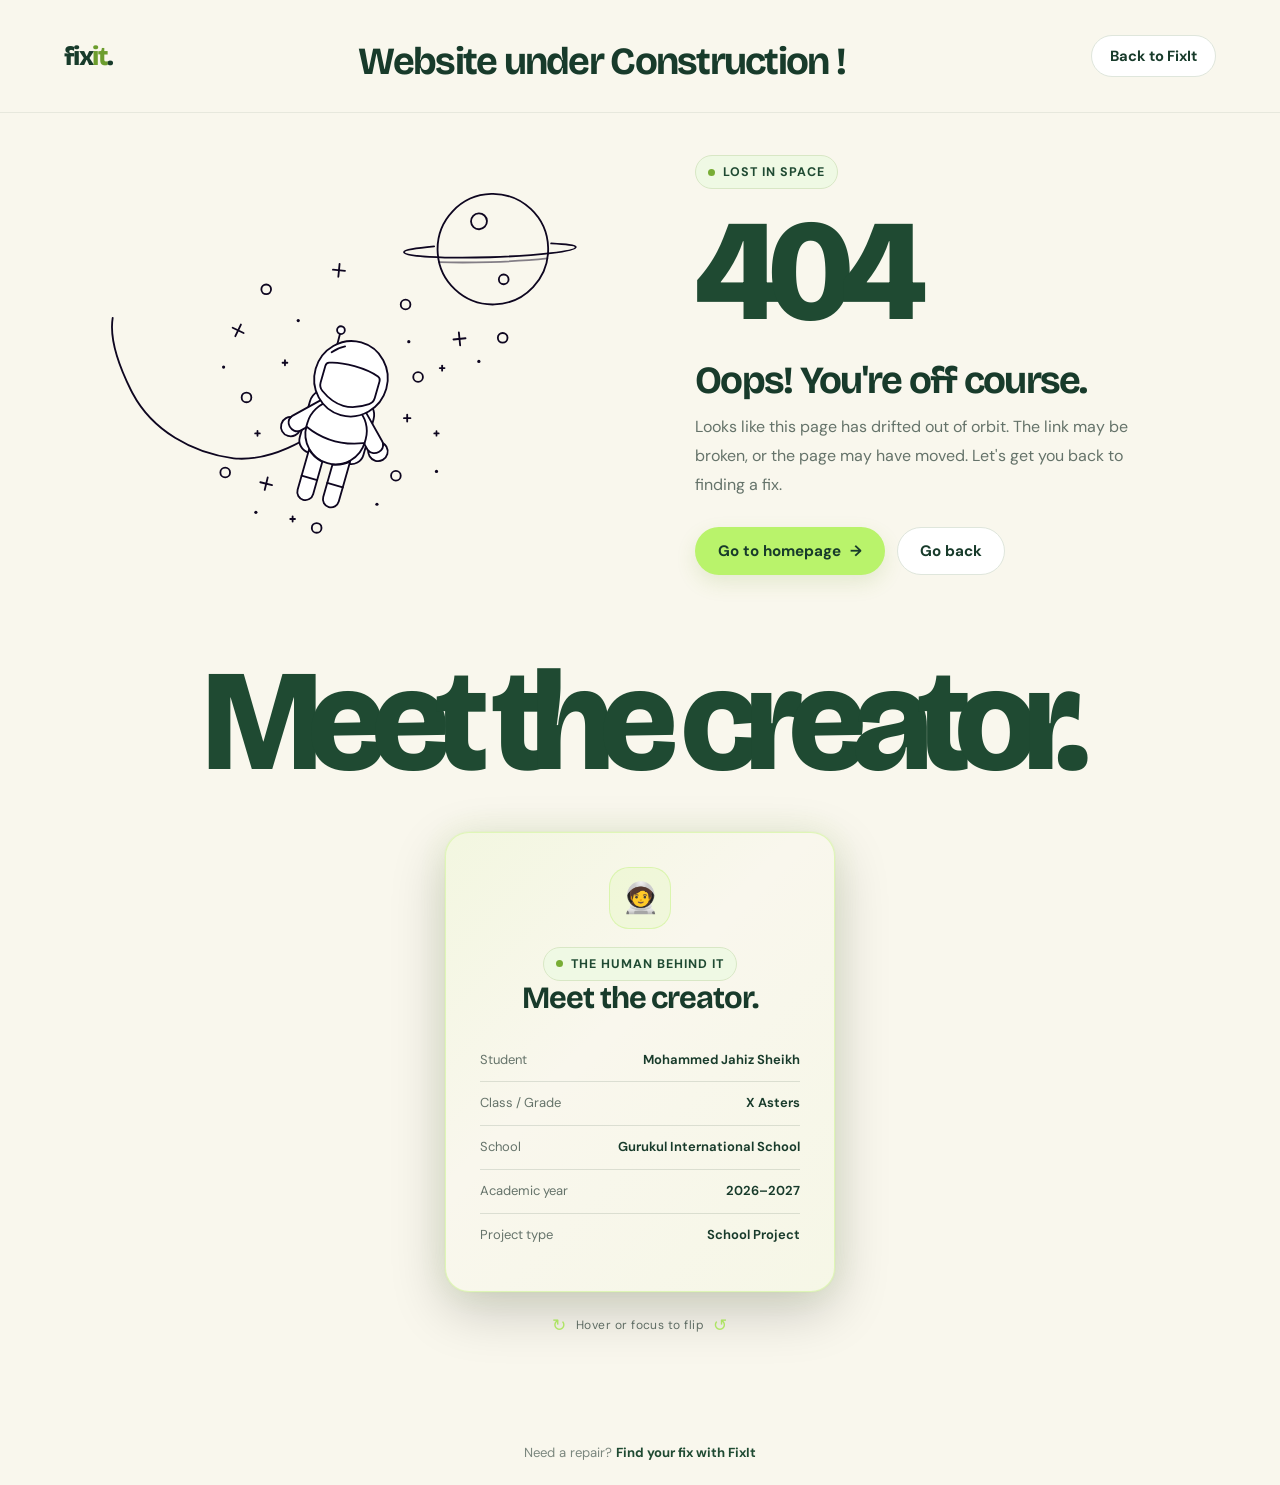
<file: fixit404.html>
<!doctype html>
<html lang="en">
<head>
  <meta charset="utf-8">
  <meta name="viewport" content="width=device-width, initial-scale=1">
  <meta name="theme-color" content="#f7f8f5">
  <meta name="robots" content="noindex, follow">
  <title>Page Not Found — FixIt</title>
  <meta name="description" content="We couldn't find that FixIt page. Return to FixIt home to find trusted repair experts.">
  <link href="./assets/favicon-fixit.svg" rel="icon" type="image/x-icon">
  <link rel="preconnect" href="https://fonts.googleapis.com">
  <link rel="preconnect" href="https://fonts.gstatic.com" crossorigin>
  <link href="https://fonts.googleapis.com/css2?family=DM+Sans:wght@400;500;600;700&family=Bricolage+Grotesque:wght@500;600;700;800&display=swap" rel="stylesheet">
  <style>
    :root {
      color-scheme: light;
      --ink: #183b2b;
      --muted: #65736a;
      --green: #b9f36b;
      --green-dark: #1f4a32;
      --paper: oklch(97.5% .014 100);
      --line: #dfe6dc;
    }

    * { box-sizing: border-box; }
    html, body { min-height: 100%; }
    body {
      margin: 0;
      min-height: 100vh;
      background: var(--paper);
      color: var(--ink);
      font-family: "DM Sans", sans-serif;
      display: flex;
      flex-direction: column;
    }
    a { color: inherit; }
    .site-header {
      width: 100%;
      min-height: 82px;
      display: flex;
      align-items: center;
      justify-content: space-between;
      gap: 24px;
      padding: 18px clamp(20px, 5vw, 72px);
      border-bottom: 1px solid rgba(24, 59, 43, .08);
    }
    .brand {
      font: 800 1.65rem/1 "Bricolage Grotesque", sans-serif;
      letter-spacing: -0.06em;
      text-decoration: none;
    }
    .brand span { color: #6c9d2d; }
    .header-home {
      display: inline-flex;
      align-items: center;
      justify-content: center;
      min-height: 42px;
      padding: 0 18px;
      border: 1px solid var(--line);
      border-radius: 999px;
      background: #fff;
      text-decoration: none;
      font-size: .92rem;
      font-weight: 700;
      transition: background .2s ease, transform .2s ease;
    }
    .header-home:hover { background: var(--green); transform: translateY(-1px); }
    .page {
      flex: 1;
      width: min(1120px, 100%);
      margin: 0 auto;
      padding: 42px clamp(20px, 5vw, 64px) 64px;
      display: grid;
      grid-template-columns: minmax(0, 1.05fr) minmax(300px, .95fr);
      align-items: center;
      gap: clamp(24px, 5vw, 72px);
    }
    .illustration {
      width: 100%;
      max-width: 570px;
      margin-inline: auto;
    }
    .illustration svg {
      display: block;
      width: 100%;
      height: auto;
      overflow: visible;
      visibility: hidden;
    }
    .eyebrow {
      display: inline-flex;
      align-items: center;
      gap: 8px;
      padding: 8px 12px;
      border: 1px solid #d8e7c5;
      border-radius: 999px;
      background: #eff9e4;
      color: var(--green-dark);
      font-size: .78rem;
      font-weight: 700;
      letter-spacing: .08em;
      text-transform: uppercase;
    }
    .eyebrow-dot {
      width: 7px;
      height: 7px;
      border-radius: 50%;
      background: #78ad35;
    }
    h1 {
      margin: 18px 0 0;
      font: 800 clamp(5.5rem, 12vw, 9rem)/.9 "Bricolage Grotesque", sans-serif;
      letter-spacing: -.09em;
      color: var(--green-dark);
    }
    h2 {
      margin: 22px 0 12px;
      font: 700 clamp(1.8rem, 3vw, 2.6rem)/1.1 "Bricolage Grotesque", sans-serif;
      letter-spacing: -.045em;
    }
    .message {
      max-width: 440px;
      margin: 0;
      color: var(--muted);
      font-size: 1rem;
      line-height: 1.8;
    }
    .actions {
      display: flex;
      flex-wrap: wrap;
      gap: 12px;
      margin-top: 28px;
    }
    .btn {
      min-height: 48px;
      display: inline-flex;
      align-items: center;
      justify-content: center;
      gap: 9px;
      padding: 0 22px;
      border: 1px solid transparent;
      border-radius: 999px;
      text-decoration: none;
      font: 700 .95rem "DM Sans", sans-serif;
      cursor: pointer;
      transition: transform .2s ease, background .2s ease, box-shadow .2s ease;
    }
    .btn:hover { transform: translateY(-2px); }
    .btn-primary {
      color: #183b2b;
      background: var(--green);
      box-shadow: 0 8px 20px rgba(122, 168, 59, .16);
    }
    .btn-primary:hover { background: #a9e957; }
    .btn-secondary {
      color: var(--ink);
      background: #fff;
      border-color: var(--line);
    }
    .btn-secondary:hover { background: #f0f4ec; }
    .site-footer {
      padding: 18px 20px 24px;
      text-align: center;
      color: #7b877e;
      font-size: .82rem;
    }
    .site-footer a { color: var(--green-dark); font-weight: 700; text-decoration: none; }
    .site-footer a:hover { text-decoration: underline; }

    @media (max-width: 760px) {
      .site-header { min-height: 72px; }
      .page {
        grid-template-columns: 1fr;
        gap: 8px;
        padding-top: 24px;
        padding-bottom: 36px;
      }
      .illustration { max-width: 390px; order: 0; }
      .content { order: 1; text-align: center; }
      .message { margin-inline: auto; }
      .actions { justify-content: center; }
      h1 { font-size: clamp(5rem, 23vw, 7rem); }
      h2 { margin-top: 16px; }
    }
    @media (prefers-reduced-motion: reduce) {
      *, *::before, *::after {
        scroll-behavior: auto !important;
        transition-duration: .01ms !important;
        animation-duration: .01ms !important;
        animation-iteration-count: 1 !important;
      }
    }



    
/* FixIt student card — inherits your existing theme */
.mission-student {
  width: 100%;
  max-width: 480px;
  min-width: 0;
  padding: clamp(20px, 4vw, 30px);
  border-radius: 18px;
  box-sizing: border-box;
}

.mission-student .mission-icon {
  margin-bottom: 20px;
}

.mission-student .mission-label {
  display: block;
  margin-bottom: 10px;
  font-size: 11px;
  letter-spacing: 1.5px;
}

.mission-student h3 {
  margin: 0 0 20px;
  font-size: clamp(21px, 3vw, 26px);
  line-height: 1.3;
}

.mission-student .student-details {
  display: grid;
  width: 100%;
}

.mission-student .student-row {
  display: flex;
  justify-content: space-between;
  align-items: flex-start;
  gap: 16px;
  padding: 13px 0;
  border-bottom: 1px solid currentColor;
  border-bottom-color: color-mix(in srgb, currentColor 15%, transparent);
  font-size: 14px;
}

.mission-student .student-row:last-child {
  border-bottom: none;
  padding-bottom: 0;
}

.mission-student .student-row span {
  flex-shrink: 0;
  opacity: 0.7;
}

.mission-student .student-row strong {
  text-align: right;
  overflow-wrap: anywhere;
  font-weight: 600;
}

@media (max-width: 400px) {
  .mission-student .student-row {
    gap: 10px;
    font-size: 12px;
  }
}


  /* Standalone demo. To embed, copy the .fixit-card-section markup and styles.
     All selectors are scoped so they won't recolor the rest of your FixIt site. */
  
.fixit-card-section {
  --fc-accent: var(--green);
  --fc-bg: var(--green-dark);
  --fc-surface: var(--paper);
  --fc-text: var(--ink);
  --fc-muted: var(--muted);

  width: 100%;
  box-sizing: border-box;
  padding: clamp(48px, 8vw, 90px) 20px;
  display: grid;
  place-items: center;
  perspective: 1400px;
  font-family: inherit;
}

  .fixit-card-section *,
  .fixit-card-section *::before,
  .fixit-card-section *::after { box-sizing: border-box; }

  .fixit-card-wrap {
    width: min(100%, 390px);
    margin-inline: auto;
    text-align: center;
  }
  .fixit-flip-card {
    position: relative;
    width: 100%;
    min-height: 460px;
    transform-style: preserve-3d;
    transition: transform 1.25s cubic-bezier(.2,.75,.25,1);
    border-radius: 24px;
    outline: none;
  }

  .fixit-card-wrap.card-ready:hover .fixit-flip-card,
  .fixit-card-wrap.card-ready:focus-within .fixit-flip-card {
    transform: rotateY(180deg);
  }

  .fixit-card-wrap.card-ready .fixit-flip-card:focus-visible {
    outline: 3px solid var(--green);
    outline-offset: 6px;
  }
  .fixit-card-face {
    position: absolute;
    inset: 0;
    display: flex;
    flex-direction: column;
    justify-content: center;
    overflow: hidden;
    padding: clamp(24px, 5vw, 34px);
    border: 1px solid color-mix(in srgb, var(--fc-accent) 42%, transparent);
    border-radius: 24px;
    -webkit-backface-visibility: hidden;
    backface-visibility: hidden;
    box-shadow:
      0 0 0 1px color-mix(in srgb, var(--fc-accent) 10%, transparent),
      0 18px 55px rgba(0,0,0,.2),
      0 0 32px color-mix(in srgb, var(--fc-accent) 12%, transparent);
  }
  .fixit-card-face::before {
    content: "";
    position: absolute;
    inset: 0;
    pointer-events: none;
    background: linear-gradient(135deg,
      color-mix(in srgb, var(--fc-accent) 10%, transparent),
      transparent 42%,
      color-mix(in srgb, var(--fc-accent) 5%, transparent));
  }
  .fixit-card-front {
    background: var(--fc-surface);
    color: var(--fc-text);
  }
  .fixit-card-back {
    transform: rotateY(180deg);
    align-items: center;
    text-align: center;
    background:
      radial-gradient(circle at 50% 15%,
        color-mix(in srgb, var(--fc-accent) 20%, transparent), transparent 45%),
      var(--fc-bg);
    color: var(--fc-text);
  }
  .fixit-card-content { position: relative; z-index: 1; }
  .fixit-astronaut {
    display: grid;
    place-items: center;
    width: 62px;
    height: 62px;
    margin: 0 auto 18px;
    border: 1px solid color-mix(in srgb, var(--fc-accent) 40%, transparent);
    border-radius: 20px;
    background: color-mix(in srgb, var(--fc-accent) 12%, transparent);
    font-size: 30px;
  }
  .fixit-card-kicker {
    display: block;
    margin-bottom: 10px;
    color: var(--fc-accent);
    font-size: 10px;
    line-height: 1.5;
    font-weight: 800;
    letter-spacing: .17em;
  }
  .fixit-card-face h2 {
    margin: 0 0 23px;
    color: inherit;
    font-size: clamp(25px, 5vw, 31px);
    line-height: 1.12;
    letter-spacing: -.035em;
  }
  .fixit-student-details { margin: 0; }
  .fixit-student-row {
    display: flex;
    justify-content: space-between;
    align-items: flex-start;
    gap: 14px;
    padding: 12px 0;
    border-bottom: 1px solid color-mix(in srgb, var(--fc-text) 13%, transparent);
    text-align: left;
    font-size: 13px;
    line-height: 1.45;
  }
  .fixit-student-row:last-child { border-bottom: 0; }
  .fixit-student-row dt {
    color: var(--fc-muted);
    flex: 0 0 auto;
  }
  .fixit-student-row dd {
    margin: 0;
    max-width: 62%;
    color: var(--fc-text);
    font-weight: 650;
    text-align: right;
    overflow-wrap: anywhere;
  }
  .fixit-thanks-spark {
    color: var(--fc-accent);
    font-size: 32px;
    margin-bottom: 12px;
    text-shadow: 0 0 22px color-mix(in srgb, var(--fc-accent) 65%, transparent);
  }
  .fixit-card-back h2 {
    margin-bottom: 18px;
    color: var(--fc-accent);
    font-size: clamp(38px, 8vw, 48px);
    letter-spacing: -.05em;
  }
  .fixit-card-back p {
    max-width: 265px;
    margin: 0 auto 14px;
    color: var(--fc-muted);
    font-size: 14px;
    line-height: 1.8;
  }
  .fixit-heart {
    display: inline-block;
    margin-top: 8px;
    color: var(--fc-accent);
    font-size: 26px;
    animation: fixit-heartbeat 2s ease-in-out infinite;
  }
  .fixit-flip-hint {
    display: inline-flex;
    align-items: center;
    justify-content: center;
    gap: 9px;
    margin-top: 22px;
    color: var(--fc-muted);
    font-size: 12px;
    letter-spacing: .04em;
  }
  .fixit-flip-hint span { color: var(--fc-accent); font-size: 17px; }
  @keyframes fixit-heartbeat {
    0%, 100% { transform: scale(1); }
    50% { transform: scale(1.12); }
  }
  @media (max-width: 420px) {
    .fixit-card-section { padding-inline: 14px; }
    .fixit-card-wrap { max-width: 350px; }
    .fixit-flip-card { min-height: 450px; }
    .fixit-card-face { padding: 23px 20px; }
    .fixit-student-row { font-size: 12px; }
  }
  @media (prefers-reduced-motion: reduce) {
    .fixit-flip-card { transition: none; }
    .fixit-heart { animation: none; }
  }


.fixit-card-back {
  color: var(--paper);
}

.fixit-card-back h2,
.fixit-card-back .fixit-thanks-spark,
.fixit-card-back .fixit-heart {
  color: var(--green);
}

.fixit-card-back p {
  color: var(--paper);
  opacity: 0.85;
}


  </style>
</head>
<body>
  <header class="site-header">
    <a class="brand" href="./index.html" aria-label="FixIt home">fix<span>it</span>.</a>
    <!-- <div class="eyebrow"><span class="eyebrow-dot"></span> Website under construction</div> -->
           <h2>Website under Construction !</h2>

    <a class="header-home" href="./index.html">Back to FixIt</a>
  </header>



  
  <main class="page">
    <div class="illustration" aria-hidden="true">
      <svg role="img" aria-labelledby="astronaut-title" focusable="false" version="1.1" xmlns="http://www.w3.org/2000/svg" xmlns:xlink="http://www.w3.org/1999/xlink"
          viewBox="0 0 800 600">
          <title id="astronaut-title">Astronaut floating in space illustration</title>
          <g>
            <defs>
              <clipPath id="GlassClip">
                <path
                  d="M380.857,346.164c-1.247,4.651-4.668,8.421-9.196,10.06c-9.332,3.377-26.2,7.817-42.301,3.5
                s-28.485-16.599-34.877-24.192c-3.101-3.684-4.177-8.66-2.93-13.311l7.453-27.798c0.756-2.82,3.181-4.868,6.088-5.13
                c6.755-0.61,20.546-0.608,41.785,5.087s33.181,12.591,38.725,16.498c2.387,1.682,3.461,4.668,2.705,7.488L380.857,346.164z" />
              </clipPath>
              <clipPath id="cordClip">
                <rect width="800" height="600" />
              </clipPath>
            </defs>

            <g id="planet">
              <circle fill="none" stroke="#0E0620" stroke-width="3" stroke-miterlimit="10" cx="572.859" cy="108.803"
                r="90.788" />

              <circle id="craterBig" fill="none" stroke="#0E0620" stroke-width="3" stroke-miterlimit="10" cx="548.891"
                cy="62.319" r="13.074" />

              <circle id="craterSmall" fill="none" stroke="#0E0620" stroke-width="3" stroke-miterlimit="10" cx="591.743"
                cy="158.918" r="7.989" />
              <path id="ring" fill="none" stroke="#0E0620" stroke-width="3" stroke-linecap="round"
                stroke-miterlimit="10" d="
			M476.562,101.461c-30.404,2.164-49.691,4.221-49.691,8.007c0,6.853,63.166,12.408,141.085,12.408s141.085-5.555,141.085-12.408
			c0-3.378-15.347-4.988-40.243-7.225" />

              <path id="ringShadow" opacity="0.5" fill="none" stroke="#0E0620" stroke-width="3" stroke-linecap="round"
                stroke-miterlimit="10" d="
			M483.985,127.43c23.462,1.531,52.515,2.436,83.972,2.436c36.069,0,68.978-1.19,93.922-3.149" />
            </g>
            <g id="stars">
              <g id="starsBig">
                <g>

                  <line fill="none" stroke="#0E0620" stroke-width="3" stroke-linecap="round" stroke-miterlimit="10"
                    x1="518.07" y1="245.375" x2="518.07" y2="266.581" />

                  <line fill="none" stroke="#0E0620" stroke-width="3" stroke-linecap="round" stroke-miterlimit="10"
                    x1="508.129" y1="255.978" x2="528.01" y2="255.978" />
                </g>
                <g>

                  <line fill="none" stroke="#0E0620" stroke-width="3" stroke-linecap="round" stroke-miterlimit="10"
                    x1="154.55" y1="231.391" x2="154.55" y2="252.598" />

                  <line fill="none" stroke="#0E0620" stroke-width="3" stroke-linecap="round" stroke-miterlimit="10"
                    x1="144.609" y1="241.995" x2="164.49" y2="241.995" />
                </g>
                <g>

                  <line fill="none" stroke="#0E0620" stroke-width="3" stroke-linecap="round" stroke-miterlimit="10"
                    x1="320.135" y1="132.746" x2="320.135" y2="153.952" />

                  <line fill="none" stroke="#0E0620" stroke-width="3" stroke-linecap="round" stroke-miterlimit="10"
                    x1="310.194" y1="143.349" x2="330.075" y2="143.349" />
                </g>
                <g>

                  <line fill="none" stroke="#0E0620" stroke-width="3" stroke-linecap="round" stroke-miterlimit="10"
                    x1="200.67" y1="483.11" x2="200.67" y2="504.316" />

                  <line fill="none" stroke="#0E0620" stroke-width="3" stroke-linecap="round" stroke-miterlimit="10"
                    x1="210.611" y1="493.713" x2="190.73" y2="493.713" />
                </g>
              </g>
              <g id="starsSmall">
                <g>

                  <line fill="none" stroke="#0E0620" stroke-width="3" stroke-linecap="round" stroke-miterlimit="10"
                    x1="432.173" y1="380.52" x2="432.173" y2="391.83" />

                  <line fill="none" stroke="#0E0620" stroke-width="3" stroke-linecap="round" stroke-miterlimit="10"
                    x1="426.871" y1="386.175" x2="437.474" y2="386.175" />
                </g>
                <g>

                  <line fill="none" stroke="#0E0620" stroke-width="3" stroke-linecap="round" stroke-miterlimit="10"
                    x1="489.555" y1="299.765" x2="489.555" y2="308.124" />

                  <line fill="none" stroke="#0E0620" stroke-width="3" stroke-linecap="round" stroke-miterlimit="10"
                    x1="485.636" y1="303.945" x2="493.473" y2="303.945" />
                </g>
                <g>

                  <line fill="none" stroke="#0E0620" stroke-width="3" stroke-linecap="round" stroke-miterlimit="10"
                    x1="231.468" y1="291.009" x2="231.468" y2="299.369" />

                  <line fill="none" stroke="#0E0620" stroke-width="3" stroke-linecap="round" stroke-miterlimit="10"
                    x1="227.55" y1="295.189" x2="235.387" y2="295.189" />
                </g>
                <g>

                  <line fill="none" stroke="#0E0620" stroke-width="3" stroke-linecap="round" stroke-miterlimit="10"
                    x1="244.032" y1="547.539" x2="244.032" y2="555.898" />

                  <line fill="none" stroke="#0E0620" stroke-width="3" stroke-linecap="round" stroke-miterlimit="10"
                    x1="247.95" y1="551.719" x2="240.113" y2="551.719" />
                </g>
                <g>

                  <line fill="none" stroke="#0E0620" stroke-width="3" stroke-linecap="round" stroke-miterlimit="10"
                    x1="186.359" y1="406.967" x2="186.359" y2="415.326" />

                  <line fill="none" stroke="#0E0620" stroke-width="3" stroke-linecap="round" stroke-miterlimit="10"
                    x1="190.277" y1="411.146" x2="182.44" y2="411.146" />
                </g>
                <g>

                  <line fill="none" stroke="#0E0620" stroke-width="3" stroke-linecap="round" stroke-miterlimit="10"
                    x1="480.296" y1="406.967" x2="480.296" y2="415.326" />

                  <line fill="none" stroke="#0E0620" stroke-width="3" stroke-linecap="round" stroke-miterlimit="10"
                    x1="484.215" y1="411.146" x2="476.378" y2="411.146" />
                </g>
              </g>
              <g id="circlesBig">

                <circle fill="none" stroke="#0E0620" stroke-width="3" stroke-linecap="round" stroke-miterlimit="10"
                  cx="588.977" cy="255.978" r="7.952" />

                <circle fill="none" stroke="#0E0620" stroke-width="3" stroke-linecap="round" stroke-miterlimit="10"
                  cx="450.066" cy="320.259" r="7.952" />

                <circle fill="none" stroke="#0E0620" stroke-width="3" stroke-linecap="round" stroke-miterlimit="10"
                  cx="168.303" cy="353.753" r="7.952" />

                <circle fill="none" stroke="#0E0620" stroke-width="3" stroke-linecap="round" stroke-miterlimit="10"
                  cx="429.522" cy="201.185" r="7.952" />

                <circle fill="none" stroke="#0E0620" stroke-width="3" stroke-linecap="round" stroke-miterlimit="10"
                  cx="200.67" cy="176.313" r="7.952" />

                <circle fill="none" stroke="#0E0620" stroke-width="3" stroke-linecap="round" stroke-miterlimit="10"
                  cx="133.343" cy="477.014" r="7.952" />

                <circle fill="none" stroke="#0E0620" stroke-width="3" stroke-linecap="round" stroke-miterlimit="10"
                  cx="283.521" cy="568.033" r="7.952" />

                <circle fill="none" stroke="#0E0620" stroke-width="3" stroke-linecap="round" stroke-miterlimit="10"
                  cx="413.618" cy="482.387" r="7.952" />
              </g>
              <g id="circlesSmall">
                <circle fill="#0E0620" cx="549.879" cy="296.402" r="2.651" />
                <circle fill="#0E0620" cx="253.29" cy="229.24" r="2.651" />
                <circle fill="#0E0620" cx="434.824" cy="263.931" r="2.651" />
                <circle fill="#0E0620" cx="183.708" cy="544.176" r="2.651" />
                <circle fill="#0E0620" cx="382.515" cy="530.923" r="2.651" />
                <circle fill="#0E0620" cx="130.693" cy="305.608" r="2.651" />
                <circle fill="#0E0620" cx="480.296" cy="477.014" r="2.651" />
              </g>
            </g>
            <g id="spaceman" clip-path="url(cordClip)">
              <path id="cord" fill="none" stroke="#0E0620" stroke-width="3" stroke-linecap="round"
                stroke-linejoin="round" stroke-miterlimit="10"
                d="
			M273.813,410.969c0,0-54.527,39.501-115.34,38.218c-2.28-0.048-4.926-0.241-7.841-0.548
			c-68.038-7.178-134.288-43.963-167.33-103.87c-0.908-1.646-1.793-3.3-2.654-4.964c-18.395-35.511-37.259-83.385-32.075-118.817" />

              <path id="backpack" fill="#FFFFFF" stroke="#0E0620" stroke-width="3" stroke-linecap="round"
                stroke-linejoin="round" stroke-miterlimit="10" d="
			M338.164,454.689l-64.726-17.353c-11.086-2.972-17.664-14.369-14.692-25.455l15.694-58.537
			c3.889-14.504,18.799-23.11,33.303-19.221l52.349,14.035c14.504,3.889,23.11,18.799,19.221,33.303l-15.694,58.537
			C360.647,451.083,349.251,457.661,338.164,454.689z" />
              <g id="antenna">
                <line fill="#FFFFFF" stroke="#0E0620" stroke-width="3" stroke-linecap="round" stroke-linejoin="round"
                  stroke-miterlimit="10" x1="323.396" y1="236.625" x2="295.285" y2="353.753" />
                <circle fill="#FFFFFF" stroke="#0E0620" stroke-width="3" stroke-linecap="round" stroke-linejoin="round"
                  stroke-miterlimit="10" cx="323.666" cy="235.617" r="6.375" />
              </g>
              <g id="armR">

                <path fill="#FFFFFF" stroke="#0E0620" stroke-width="3" stroke-linecap="round" stroke-linejoin="round"
                  stroke-miterlimit="10" d="
				M360.633,363.039c1.352,1.061,4.91,5.056,5.824,6.634l27.874,47.634c3.855,6.649,1.59,15.164-5.059,19.02l0,0
				c-6.649,3.855-15.164,1.59-19.02-5.059l-5.603-9.663" />

                <path fill="#FFFFFF" stroke="#0E0620" stroke-width="3" stroke-linecap="round" stroke-linejoin="round"
                  stroke-miterlimit="10" d="
				M388.762,434.677c5.234-3.039,7.731-8.966,6.678-14.594c2.344,1.343,4.383,3.289,5.837,5.793
				c4.411,7.596,1.829,17.33-5.767,21.741c-7.596,4.411-17.33,1.829-21.741-5.767c-1.754-3.021-2.817-5.818-2.484-9.046
				C375.625,437.355,383.087,437.973,388.762,434.677z" />
              </g>
              <g id="armL">

                <path fill="#FFFFFF" stroke="#0E0620" stroke-width="3" stroke-linecap="round" stroke-linejoin="round"
                  stroke-miterlimit="10" d="
				M301.301,347.66c-1.702,0.242-5.91,1.627-7.492,2.536l-47.965,27.301c-6.664,3.829-8.963,12.335-5.134,18.999h0
				c3.829,6.664,12.335,8.963,18.999,5.134l9.685-5.564" />

                <path fill="#FFFFFF" stroke="#0E0620" stroke-width="3" stroke-linecap="round" stroke-linejoin="round"
                  stroke-miterlimit="10" d="
				M241.978,395.324c-3.012-5.25-2.209-11.631,1.518-15.977c-2.701-0.009-5.44,0.656-7.952,2.096
				c-7.619,4.371-10.253,14.09-5.883,21.71c4.371,7.619,14.09,10.253,21.709,5.883c3.03-1.738,5.35-3.628,6.676-6.59
				C252.013,404.214,245.243,401.017,241.978,395.324z" />
              </g>
              <g id="body">

                <path fill="#FFFFFF" stroke="#0E0620" stroke-width="3" stroke-linecap="round" stroke-linejoin="round"
                  stroke-miterlimit="10" d="
				M353.351,365.387c-7.948,1.263-16.249,0.929-24.48-1.278c-8.232-2.207-15.586-6.07-21.836-11.14
				c-17.004,4.207-31.269,17.289-36.128,35.411l-1.374,5.123c-7.112,26.525,8.617,53.791,35.13,60.899l0,0
				c26.513,7.108,53.771-8.632,60.883-35.158l1.374-5.123C371.778,395.999,365.971,377.536,353.351,365.387z" />
                <path fill="none" stroke="#0E0620" stroke-width="3" stroke-linecap="round" stroke-linejoin="round"
                  stroke-miterlimit="10" d="
				M269.678,394.912L269.678,394.912c26.3,20.643,59.654,29.585,93.106,25.724l2.419-0.114" />
              </g>
              <g id="legs">
                <g id="legR">

                  <path fill="#FFFFFF" stroke="#0E0620" stroke-width="3" stroke-linecap="round" stroke-linejoin="round"
                    stroke-miterlimit="10" d="
					M312.957,456.734l-14.315,53.395c-1.896,7.07,2.299,14.338,9.37,16.234l0,0c7.07,1.896,14.338-2.299,16.234-9.37l17.838-66.534
					C333.451,455.886,323.526,457.387,312.957,456.734z" />

                  <line fill="none" stroke="#0E0620" stroke-width="3" stroke-linecap="round" stroke-linejoin="round"
                    stroke-miterlimit="10" x1="304.883" y1="486.849" x2="330.487" y2="493.713" />
                </g>
                <g id="legL">

                  <path fill="#FFFFFF" stroke="#0E0620" stroke-width="3" stroke-linecap="round" stroke-linejoin="round"
                    stroke-miterlimit="10" d="
					M296.315,452.273L282,505.667c-1.896,7.07-9.164,11.265-16.234,9.37l0,0c-7.07-1.896-11.265-9.164-9.37-16.234l17.838-66.534
					C278.993,441.286,286.836,447.55,296.315,452.273z" />

                  <line fill="none" stroke="#0E0620" stroke-width="3" stroke-linecap="round" stroke-linejoin="round"
                    stroke-miterlimit="10" x1="262.638" y1="475.522" x2="288.241" y2="482.387" />
                </g>
              </g>
              <g id="head">

                <ellipse transform="matrix(0.259 -0.9659 0.9659 0.259 -51.5445 563.2371)" fill="#FFFFFF"
                  stroke="#0E0620" stroke-width="3" stroke-linecap="round" stroke-linejoin="round"
                  stroke-miterlimit="10" cx="341.295" cy="315.211" rx="61.961" ry="60.305" />
                <path id="headStripe" fill="none" stroke="#0E0620" stroke-width="3" stroke-linecap="round"
                  stroke-linejoin="round" stroke-miterlimit="10" d="
				M330.868,261.338c-7.929,1.72-15.381,5.246-21.799,10.246" />

                <path fill="#FFFFFF" stroke="#0E0620" stroke-width="3" stroke-linecap="round" stroke-linejoin="round"
                  stroke-miterlimit="10" d="
				M380.857,346.164c-1.247,4.651-4.668,8.421-9.196,10.06c-9.332,3.377-26.2,7.817-42.301,3.5s-28.485-16.599-34.877-24.192
				c-3.101-3.684-4.177-8.66-2.93-13.311l7.453-27.798c0.756-2.82,3.181-4.868,6.088-5.13c6.755-0.61,20.546-0.608,41.785,5.087
				s33.181,12.591,38.725,16.498c2.387,1.682,3.461,4.668,2.705,7.488L380.857,346.164z" />
                <g clip-path="url(#GlassClip)">
                  <polygon id="glassShine" fill="none" stroke="#0E0620" stroke-width="3" stroke-miterlimit="10" points="
					278.436,375.599 383.003,264.076 364.393,251.618 264.807,364.928 				" />
                </g>
              </g>
            </g>
          </g>
        </svg>
    </div>

    <section class="content" aria-labelledby="error-title">
      <div class="eyebrow"><span class="eyebrow-dot"></span> Lost in space</div>
      <h1>404</h1>
      <h2 id="error-title">Oops! You're off course.</h2>
      <p class="message">
        Looks like this page has drifted out of orbit. The link may be broken,
        or the page may have moved. Let's get you back to finding a fix.
      </p>
      <div class="actions">
        <a class="btn btn-primary" href="./index.html">
          Go to homepage <span aria-hidden="true">→</span>
        </a>
        <button class="btn btn-secondary" type="button" id="backButton">
          Go back
        </button>
      </div>
    </section>

<!-- Student Details -->    
    <!-- <section>
      

<article class="mission-card mission-student">
  <div class="mission-icon" aria-hidden="true">🧑‍🚀</div>

  <span class="mission-label">THE HUMAN BEHIND IT</span>
  <h3>Meet the creator.</h3>

  <div class="student-details">
    <div class="student-row">
      <span>Student</span>
      <strong>[Your Full Name]</strong>
    </div>

    <div class="student-row">
      <span>Class / Grade</span>
      <strong>[Your Class]</strong>
    </div>

    <div class="student-row">
      <span>School</span>
      <strong>[Your School Name]</strong>
    </div>

    <div class="student-row">
      <span>Academic year</span>
      <strong>2026–2027</strong>
    </div>

    <div class="student-row">
      <span>Project type</span>
      <strong>School Project</strong>
    </div>
  </div>
</article>

    </section> -->




    
  </main>
  <section style="padding-top:0vw" class="fixit-card-section" aria-label="FixIt student project introduction">
    <h1>Meet the creator.</h1>
  <div style="padding-top:3.5vw" class="fixit-card-wrap">
    <div class="fixit-flip-card" tabindex="0" role="group" aria-label="Creator details. Hover or focus to reveal thank you message.">
      <article class="fixit-card-face fixit-card-front">
        <div class="fixit-card-content">
          <div class="fixit-astronaut" aria-hidden="true">🧑‍🚀</div>
                <div class="eyebrow"><span class="eyebrow-dot"></span> THE HUMAN BEHIND IT</div>

          <!-- <span class="fixit-card-kicker">THE HUMAN BEHIND IT</span>s -->
          <h2>Meet the creator.</h2>
          <dl class="fixit-student-details">
            <div class="fixit-student-row"><dt>Student</dt><dd>Mohammed Jahiz Sheikh</dd></div>
            <div class="fixit-student-row"><dt>Class / Grade</dt><dd>X Asters</dd></div>
            <div class="fixit-student-row"><dt>School</dt><dd>Gurukul International School</dd></div>
            <div class="fixit-student-row"><dt>Academic year</dt><dd>2026–2027</dd></div>
            <div class="fixit-student-row"><dt>Project type</dt><dd>School Project</dd></div>
          </dl>
        </div>
      </article>

      <article class="fixit-card-face fixit-card-back">
        <div class="fixit-card-content">
          <div class="fixit-thanks-spark" aria-hidden="true">✦</div>
          <span class="fixit-card-kicker">TRANSMISSION COMPLETE</span>
          <h2>Thank You!</h2>
          <p>Thanks for exploring my FixIt project.</p>
          <p>I hope this little idea inspires a world where finding someone to fix a problem is easier than ever.</p>
          <span class="fixit-heart" aria-hidden="true">♡</span>
        </div>
      </article>
    </div>
    <div class="fixit-flip-hint" aria-hidden="true"><span>↻</span> Hover or focus to flip <span>↺</span></div>
  </div>
</section>


  <footer class="site-footer">
    Need a repair? <a href="./index.html">Find your fix with FixIt</a>
  </footer>

  <!-- GSAP powers the subtle astronaut and space illustration animations. -->
  <script src="https://cdn.jsdelivr.net/npm/gsap@3.12.5/dist/gsap.min.js"></script>
  <script>
    (() => {
      const backButton = document.getElementById("backButton");
      backButton?.addEventListener("click", () => {
        if (window.history.length > 1) {
          window.history.back();
        } else {
          window.location.href = "/";
        }
      });

      const reducedMotion = window.matchMedia("(prefers-reduced-motion: reduce)").matches;
      const svg = document.querySelector(".illustration svg");

      if (!svg) return;
      svg.style.visibility = "visible";

      if (reducedMotion || !window.gsap) return;

      gsap.to("#headStripe", {
        y: 0.5, rotation: 1, yoyo: true, repeat: -1,
        ease: "sine.inOut", duration: 1
      });
      gsap.to("#spaceman", {
        y: 0.5, rotation: 1, yoyo: true, repeat: -1,
        ease: "sine.inOut", duration: 1
      });
      gsap.to("#craterSmall", {
        x: -3, yoyo: true, repeat: -1, duration: 1, ease: "sine.inOut"
      });
      gsap.to("#craterBig", {
        x: 3, yoyo: true, repeat: -1, duration: 1, ease: "sine.inOut"
      });
      gsap.to("#planet", {
        rotation: -2, yoyo: true, repeat: -1, duration: 1,
        ease: "sine.inOut", transformOrigin: "50% 50%"
      });
      gsap.to("#starsBig g", {
        rotation: "random(-30,30)", transformOrigin: "50% 50%",
        yoyo: true, repeat: -1, ease: "sine.inOut", duration: 1.5
      });
      gsap.fromTo("#starsSmall g",
        { scale: 0, transformOrigin: "50% 50%" },
        { scale: 1, transformOrigin: "50% 50%", yoyo: true, repeat: -1, stagger: 0.1, duration: 1 }
      );
      gsap.to("#circlesSmall circle", {
        y: -4, yoyo: true, duration: 1, ease: "sine.inOut", repeat: -1
      });
      gsap.to("#circlesBig circle", {
        y: -2, yoyo: true, duration: 1, ease: "sine.inOut", repeat: -1
      });
      gsap.set("#glassShine", { x: -68 });
      gsap.to("#glassShine", {
        x: 80, duration: 2, rotation: -30, ease: "expo.inOut",
        transformOrigin: "50% 50%", repeat: -1, repeatDelay: 8, delay: 2
      });

      gsap.from(".content > *", {
        y: 18, opacity: 0, duration: 0.65, stagger: 0.09,
        ease: "power2.out", clearProps: "all"
      });
    })();
  </script>
  <script>
    document.addEventListener("DOMContentLoaded", () => {
      const cardWrap = document.querySelector(".fixit-card-wrap");
      const card = cardWrap?.querySelector(".fixit-flip-card");

      if (!cardWrap || !card) return;

      const updateCardVisibility = () => {
        const rect = card.getBoundingClientRect();
        const fullyVisible =
          rect.top >= 0 &&
          rect.left >= 0 &&
          rect.bottom <= window.innerHeight &&
          rect.right <= window.innerWidth;

        cardWrap.classList.toggle("card-ready", fullyVisible);
      };

      window.addEventListener("scroll", updateCardVisibility, { passive: true });
      window.addEventListener("resize", updateCardVisibility);
      updateCardVisibility();
    });
  </script>
</body>
</html>
</file>
